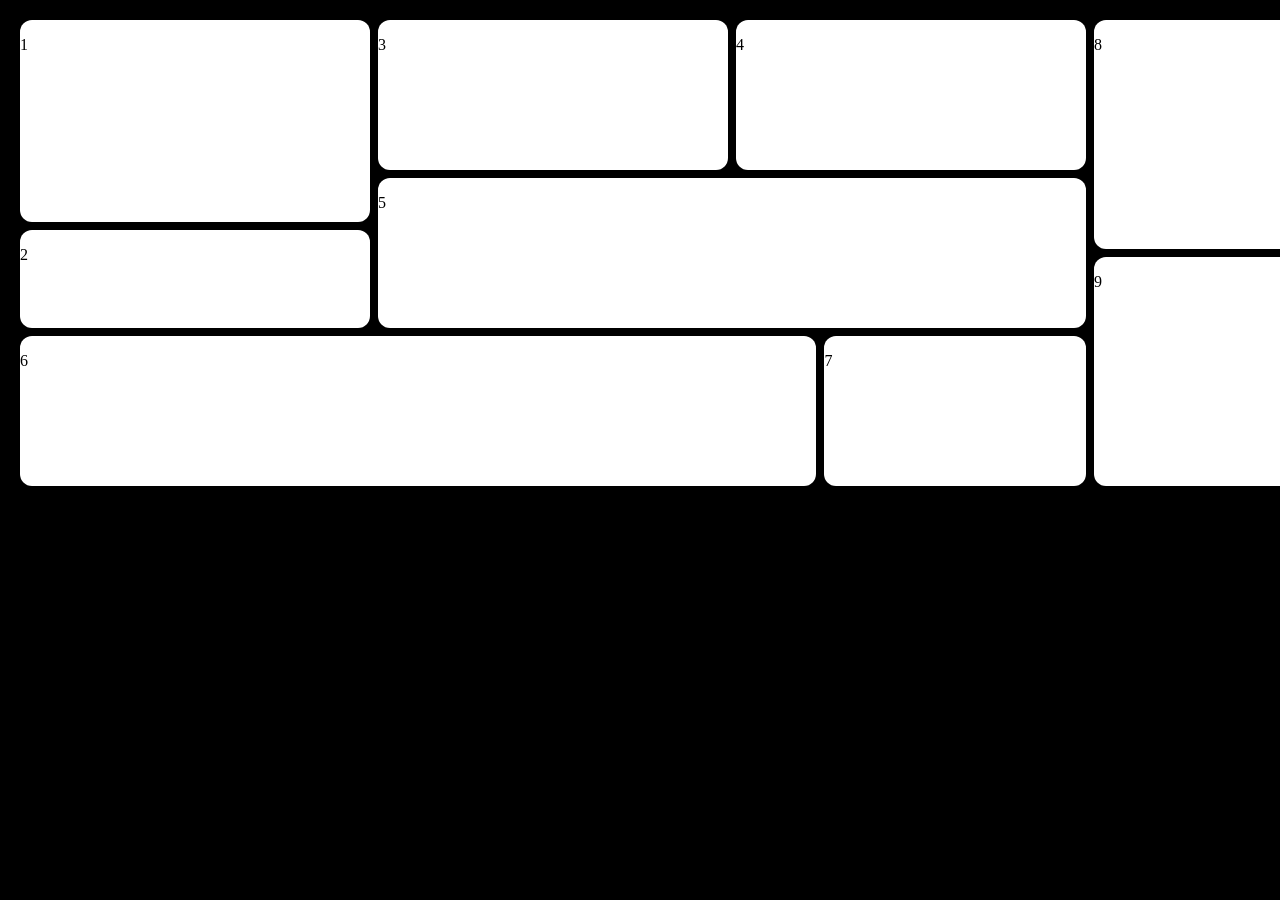
<file: flexnotgrid.html>
<!DOCTYPE html>
<html lang="ru">
<head>
  <style>
    body { background: #000; margin: 20px; }
    
    div {
      display: flex;
    }
    
    .horizontal {
      flex-direction: row;
      gap: 8px;
    }

    .vertical {
      flex-direction: column;
      gap: 8px;
    }
    
    .b {
      background: #fff;
      border-radius: 12px;
      height: 150px;
      width: 350px;
    }
  </style>
</head>
<body>

  <div class="horizontal">
    
    <div class="vertical">
      
      <div class="horizontal">
        
        <div class="vertical">
          
          <div class="b" style="height: 100%">
            <p>1</p>
          </div>
          
          <div class="b">
            <p>2</p>
          </div>

        </div>
        
        <div class="vertical">
          
          <div class="horizontal">
            
            <div class="b">
              <p>3</p>
            </div>
            
            <div class="b">
              <p>4</p>
            </div>
          
          </div>
          
          <div class="b" style="width: 100%">
            <p>5</p>
          </div>
        
        </div>
      
      </div>
      
      <div class="horizontal">
        
        <div class="b" style="width: 100%">
          <p>6</p>
        </div>
        
        <div class="b">
          <p>7</p>
        </div>
      
      </div>
    
    </div>
    
    <div class="vertical">
      
      <div class="b" style="height: 100%">
        <p>8</p>
      </div>
      
      <div class="b" style="height: 100%">
        <p>9</p>
      </div>
    
    </div>
  
  </div>

</body>
</html>
</file>
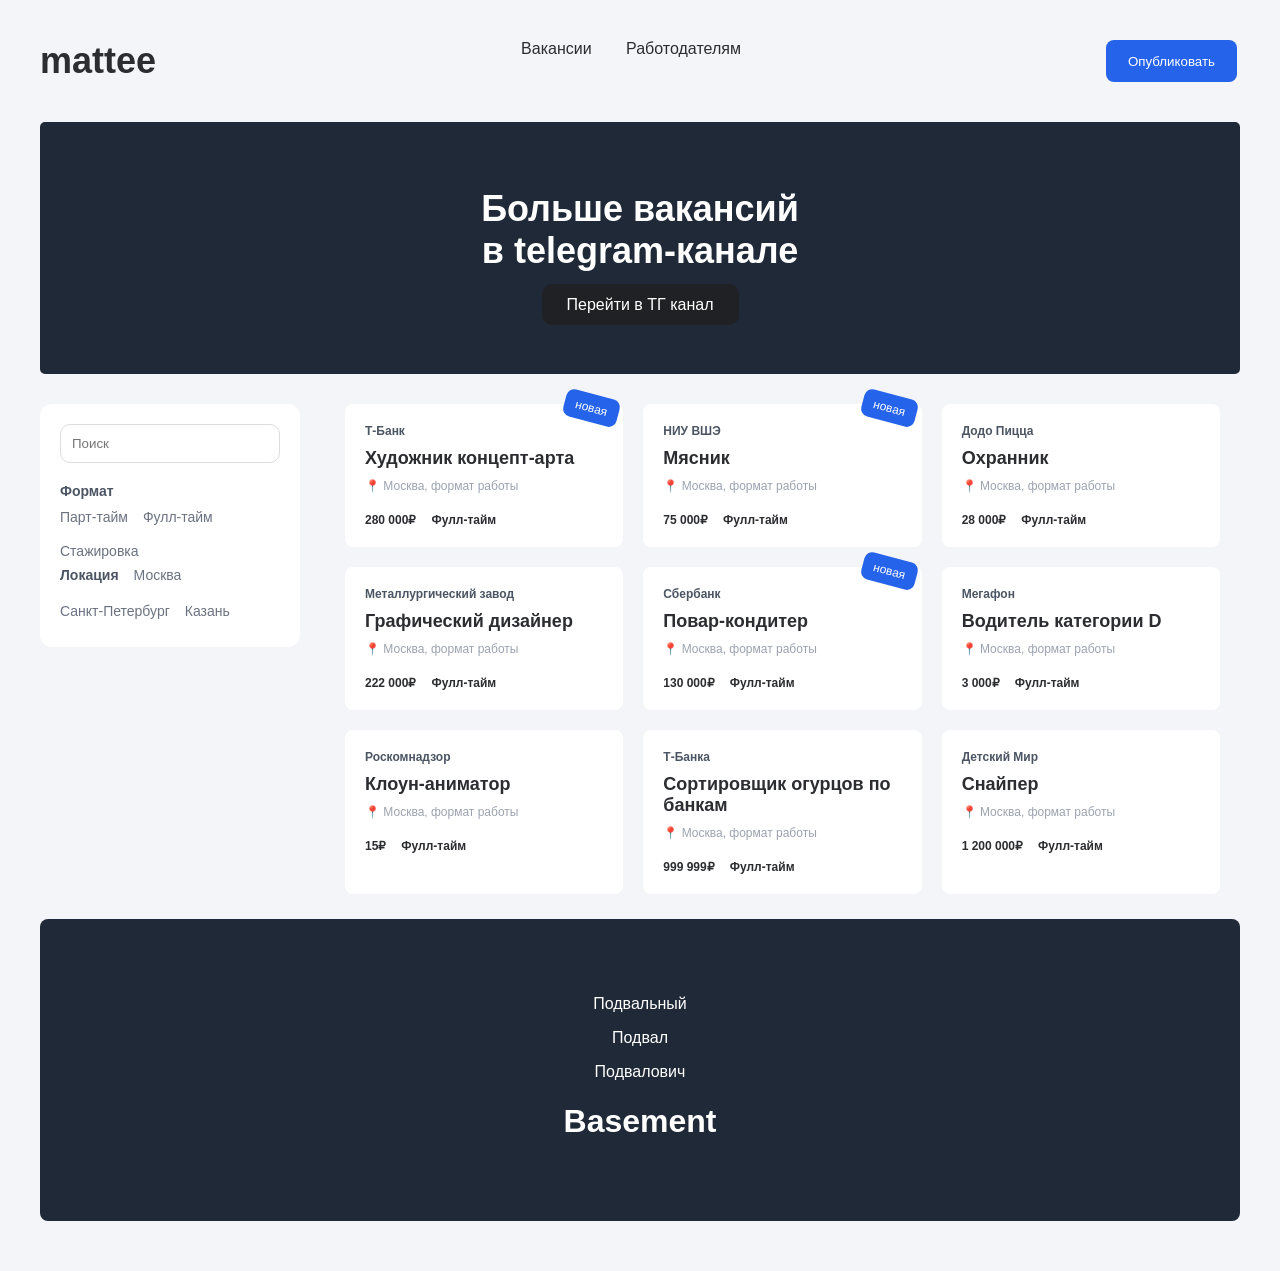
<file: JobApplication.html>
<!DOCTYPE html>
<html lang="ru">
<head>
    <meta charset="UTF-8">
    <meta name="viewport" content="width=device-width, initial-scale=1.0">
    <title>Get a J*b</title>
    <style>

        body {
            font-family: sans-serif;
            color: #2c2d30;
            background-color: #f4f5f8;
            margin: 0;
            padding: 0;
        }

        .container {
            max-width: 1200px;
            padding: 20px;
            margin: 0 auto; 
        }

        .flex-row {
            display: flex;
            flex-direction: row;
            gap: 10px 15px;
            flex-wrap: wrap;
        }

        .flex-row-hat {
            display: flex;
            flex-direction: row;
            gap: 350px;
        }

        .flex-column {
            display: flex;
            flex-direction: column;
        }

        .align-center {
            align-items: center;
        }

        .header {
            padding: 20px 0;
            margin-bottom: 20px;
        }

        .logo {
            font-size: 36px;
            font-weight: bold;
        }

        .nav-links a {
            color: #2c2d30;
            margin: 0 15px;
            text-decoration: none; 
        }

        .button-blue {
            background-color: #2563eb;
            color: #fff;
            padding: 10px 22px;
            border-radius: 8px;
            text-decoration: none;
            border: none;
            cursor: pointer;
        }

        .promo-banner {
            background-color: #1f2937;
            color: #fff;
            border-radius: 5px;
            padding: 60px 10px;
            text-align: center;
            margin-bottom: 30px;
        }

        .promo-banner2 {
            background-color: #1f2937;
            color: #fff;
            border-radius: 8px;
            padding: 60px 10px;
            text-align: center;
            margin-bottom: 30px;
            margin-top: 25px;
        }

        .promo-banner h1 {
            margin-top: 6px;
            font-size: 36px;
        }

        .button-dark {
            background-color: #202124;
            color: white;
            padding: 12px 25px;
            border-radius: 10px;
            text-decoration: none;
            border: none;
        }

        .main-content {
            align-items: flex-start; 
        }

        .sidebar {
            width: 260px;
            flex-shrink: 0; 
            background-color: transparent;
            margin-right: 30px;
        }

        .filter-block {
            background-color: white;
            padding: 20px;
            border-radius: 12px;
            margin-bottom: 20px;
        }

        .filter-title {
            font-weight: bold;
            margin-bottom: 10px;
            font-size: 14px;
            color: #4b5563;
        }

        .filter-item {
            margin-bottom: 8px;
            font-size: 14px;
            color: #6b7280;
        }

        .search-box {
            background: #fff;
            padding: 11px;
            border-radius: 10px;
            border: 1px solid #ddd;
            width: 100%;
            box-sizing: border-box;
            margin-bottom: 20px;
        }

        .cards-grid {
            flex: 1; 
            display: flex;
            flex-wrap: wrap; 
            gap: 20px; 
        }

        .card {
            background-color: #fff;
            border-radius: 8px;
            padding: 20px;
            width: calc(33.333% - 20px); 
            box-sizing: border-box;
            position: relative;
        }

        .card-company {
            font-size: 12px;
            color: #4b5563;
            margin-bottom: 10px;
            font-weight: bold;
        }

        .card-title {
            font-size: 18px;
            font-weight: bold;
            margin-bottom: 10px;
        }

        .card-geo {
            font-size: 12px;
            color: #9ca3af;
            margin-bottom: 20px;
        }

        .card-info {
            font-size: 12px;
            font-weight: bold;
        }
        
        .badge {
            transform: skew(10deg);
            transform: rotate(15deg);
            position: absolute;
            top: -10px;
            right: 5px;
            background-color: #2563eb;
            color: #fff;
            font-size: 12px;
            padding: 7px 11px;
            border-radius: 8px;
        }

    </style>
</head>
<body>

<div class="container">


    <div class="header flex-row-hat">
        <div class="logo">mattee</div>
        <div class="nav-links">
            <a href="#">Вакансии</a>
            <a href="#">Работодателям</a>
        </div>
        <button class="button-blue">Опубликовать</button>
    </div>

    <div class="promo-banner">
        <h1>Больше вакансий <br>в telegram-канале</br></h1>
        <a href="#" class="button-dark">Перейти в ТГ канал</a>
    </div>

    <div class="main-content flex-row">
        
        <div class="sidebar flex-column">

            <div class="filter-block">
                <input type="text" class="search-box" placeholder="Поиск">
                <div class="filter-title">Формат</div>

                <div class="flex-row">
                    <div class="filter-item">Парт-тайм</div>
                    <div class="filter-item">Фулл-тайм</div>
                    <div class="filter-item">Стажировка</div>
                </div>

                <div class="flex-row">
                    <div class="filter-title">Локация</div>
                    <div class="filter-item">Москва</div>
                    <div class="filter-item">Санкт-Петербург</div>
                    <div class="filter-item">Казань</div>   
                </div>              
            </div>
        </div>

       
        <div class="cards-grid">
             
            <div class="card">
                <div class = "flex-column">
                    <div class="badge">новая</div>
                    <div class="card-company">Т-Банк</div>
                    <div class="card-title">Художник концепт-арта</div>
                    <div class="card-geo">📍 Москва, формат работы</div>
                    <div class = "flex-row">
                        <div class="card-info">280 000₽</div>
                        <div class="card-info">Фулл-тайм</div>
                    </div>
                </div>
            </div>

           <div class="card">
                <div class = "flex-column">
                    <div class="badge">новая</div>
                    <div class="card-company">НИУ ВШЭ</div>
                    <div class="card-title">Мясник</div>
                    <div class="card-geo">📍 Москва, формат работы</div>
                    <div class = "flex-row">
                        <div class="card-info">75 000₽</div>
                        <div class="card-info">Фулл-тайм</div>
                    </div>
                </div>
            </div>

            <div class="card">
                <div class = "flex-column">
                    <div class="card-company">Додо Пицца</div>
                    <div class="card-title">Охранник</div>
                    <div class="card-geo">📍 Москва, формат работы</div>
                    <div class = "flex-row">
                        <div class="card-info">28 000₽</div>
                        <div class="card-info">Фулл-тайм</div>
                    </div>
                </div>
            </div>

            <div class="card">
                <div class = "flex-column">
                    <div class="card-company">Металлургический завод</div>
                    <div class="card-title">Графический дизайнер</div>
                    <div class="card-geo">📍 Москва, формат работы</div>
                    <div class = "flex-row">
                        <div class="card-info">222 000₽</div>
                        <div class="card-info">Фулл-тайм</div>
                    </div>
                </div>
            </div>

            <div class="card">
                <div class = "flex-column">
                    <div class="badge">новая</div>
                    <div class="card-company">Сбербанк</div>
                    <div class="card-title">Повар-кондитер</div>
                    <div class="card-geo">📍 Москва, формат работы</div>
                    <div class = "flex-row">
                        <div class="card-info">130 000₽</div>
                        <div class="card-info">Фулл-тайм</div>
                    </div>
                </div>
            </div>

           <div class="card">
                <div class = "flex-column">
                    <div class="card-company">Мегафон</div>
                    <div class="card-title">Водитель категории D</div>
                    <div class="card-geo">📍 Москва, формат работы</div>
                    <div class = "flex-row">
                        <div class="card-info">3 000₽</div>
                        <div class="card-info">Фулл-тайм</div>
                    </div>
                </div>
            </div>

           <div class="card">
                <div class = "flex-column">
                    <div class="card-company">Роскомнадзор</div>
                    <div class="card-title">Клоун-аниматор</div>
                    <div class="card-geo">📍 Москва, формат работы</div>
                    <div class = "flex-row">
                        <div class="card-info">15₽</div>
                        <div class="card-info">Фулл-тайм</div>
                    </div>
                </div>
            </div>

           <div class="card">
                <div class = "flex-column">
                    <div class="card-company">Т-Банка</div>
                    <div class="card-title">Сортировщик огурцов по банкам</div>
                    <div class="card-geo">📍 Москва, формат работы</div>
                    <div class = "flex-row">
                        <div class="card-info">999 999₽</div>
                        <div class="card-info">Фулл-тайм</div>
                    </div>
                </div>
            </div>

           <div class="card">
                <div class = "flex-column">
                    <div class="card-company">Детский Мир</div>
                    <div class="card-title">Снайпер</div>
                    <div class="card-geo">📍 Москва, формат работы</div>
                    <div class = "flex-row">
                        <div class="card-info">1 200 000₽</div>
                        <div class="card-info">Фулл-тайм</div>
                    </div>
                </div>
            </div>

        </div>
    </div>
    <div class="promo-banner2">
    <p>Подвальный</p>
    <p>Подвал</p>
    <p>Подвалович</p>
    <h1>Basement</h1>

</div>

</body>
</html>
</file>
